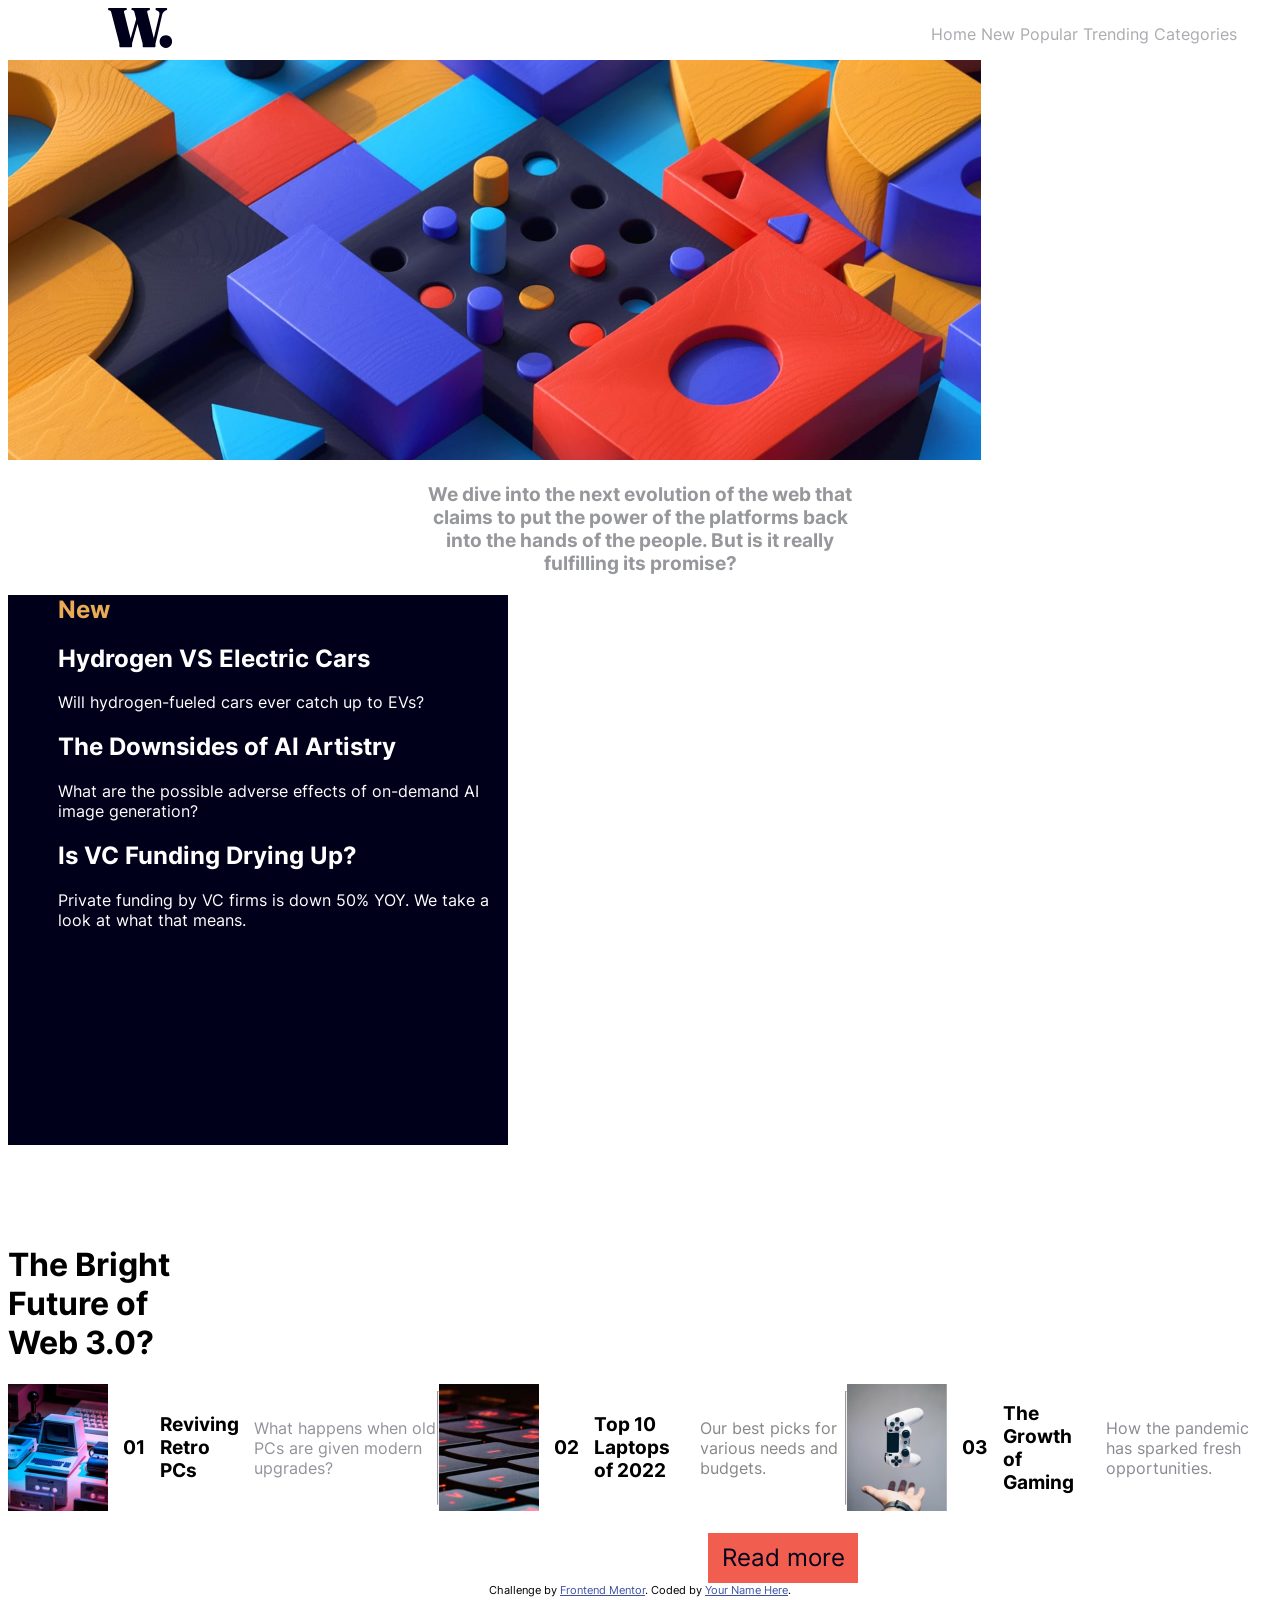
<file: news-homepage-main/index.html>
<!DOCTYPE html>
<html lang="en">
<head>
  <meta charset="UTF-8">
  <meta name="viewport" content="width=device-width, initial-scale=1.0"> <!-- displays site properly based on user's device -->

  <link rel="icon" type="image/png" sizes="32x32" href="./assets/images/favicon-32x32.png">
  <link rel="stylesheet" href="style.css" />
  
  <title>Frontend Mentor | News homepage</title>

  <!-- Feel free to remove these styles or customise in your own stylesheet 👍 -->
  <style>
    .attribution { font-size: 0.6875rem; text-align: center; }
    .attribution a { color: hsl(228, 45%, 44%); }
  </style>
</head>
<body>
<header id="main">
 <div id="logo"><img src="./assets/images/logo.svg"/>
</div>
<p>
  Home
  New
  Popular
  Trending
  Categories
  </p> 
</header>
 <img src="./assets/images/image-web-3-desktop.jpg" height="400">
<section id="dive">
 <h3>We dive into the next evolution of the web that<br /> claims to put the power of the platforms back <br/>into the hands of the people. 
  But is it really<br/> fulfilling its promise?</h3> 
</section>
 
<section id="info">
 <h1 style="color:  hsl(35, 77%, 62%);">New </h1> 

  <h2>Hydrogen VS Electric Cars</h2>
  Will hydrogen-fueled cars ever catch up to EVs?

 <h2>The Downsides of AI Artistry</h2> 
  What are the possible adverse effects of on-demand AI image generation?

 <h2>Is VC Funding Drying Up?</h2> 
  Private funding by VC firms is down 50% YOY. We take a look at what that means.
</section>

<h1 id="bright">The Bright<br /> Future of<br />Web 3.0?
 </h1> 

<section class="bottom">
  <section id="one">
    <img src="./assets/images/image-retro-pcs.jpg" width="100">
 <h1> 01</h1>
 <h3>Reviving Retro PCs</h3> 
 
  <p style="color:hsl(240, 4%, 59%)  ;">What happens when old PCs are given modern upgrades?</p>
</section>
<hr>
<section id="two">
  <img src="./assets/images/image-top-laptops.jpg" width="100">
 <h1> 02</h1>
 <h3>Top 10 Laptops of 2022</h3> 
<p style="color:hsl(0, 0%, 53%)  ;">Our best picks for various needs and budgets.</p>  
</section>
<hr>
<section id="three">
  <img src="./assets/images/image-gaming-growth.jpg" width="100">
 <h1>03</h1> 
<h3>The Growth of Gaming</h3>  
<p style="color:hsl(240, 4%, 56%)  ;">How the pandemic has sparked fresh opportunities.</p>  
  </section>

  </section>

<button id="button">Read more
 </button> 

  <footer class="attribution">
    Challenge by <a href="https://www.frontendmentor.io?ref=challenge">Frontend Mentor</a>. 
    Coded by <a href="#">Your Name Here</a>.
  </footer>
</body>
</html>
</file>
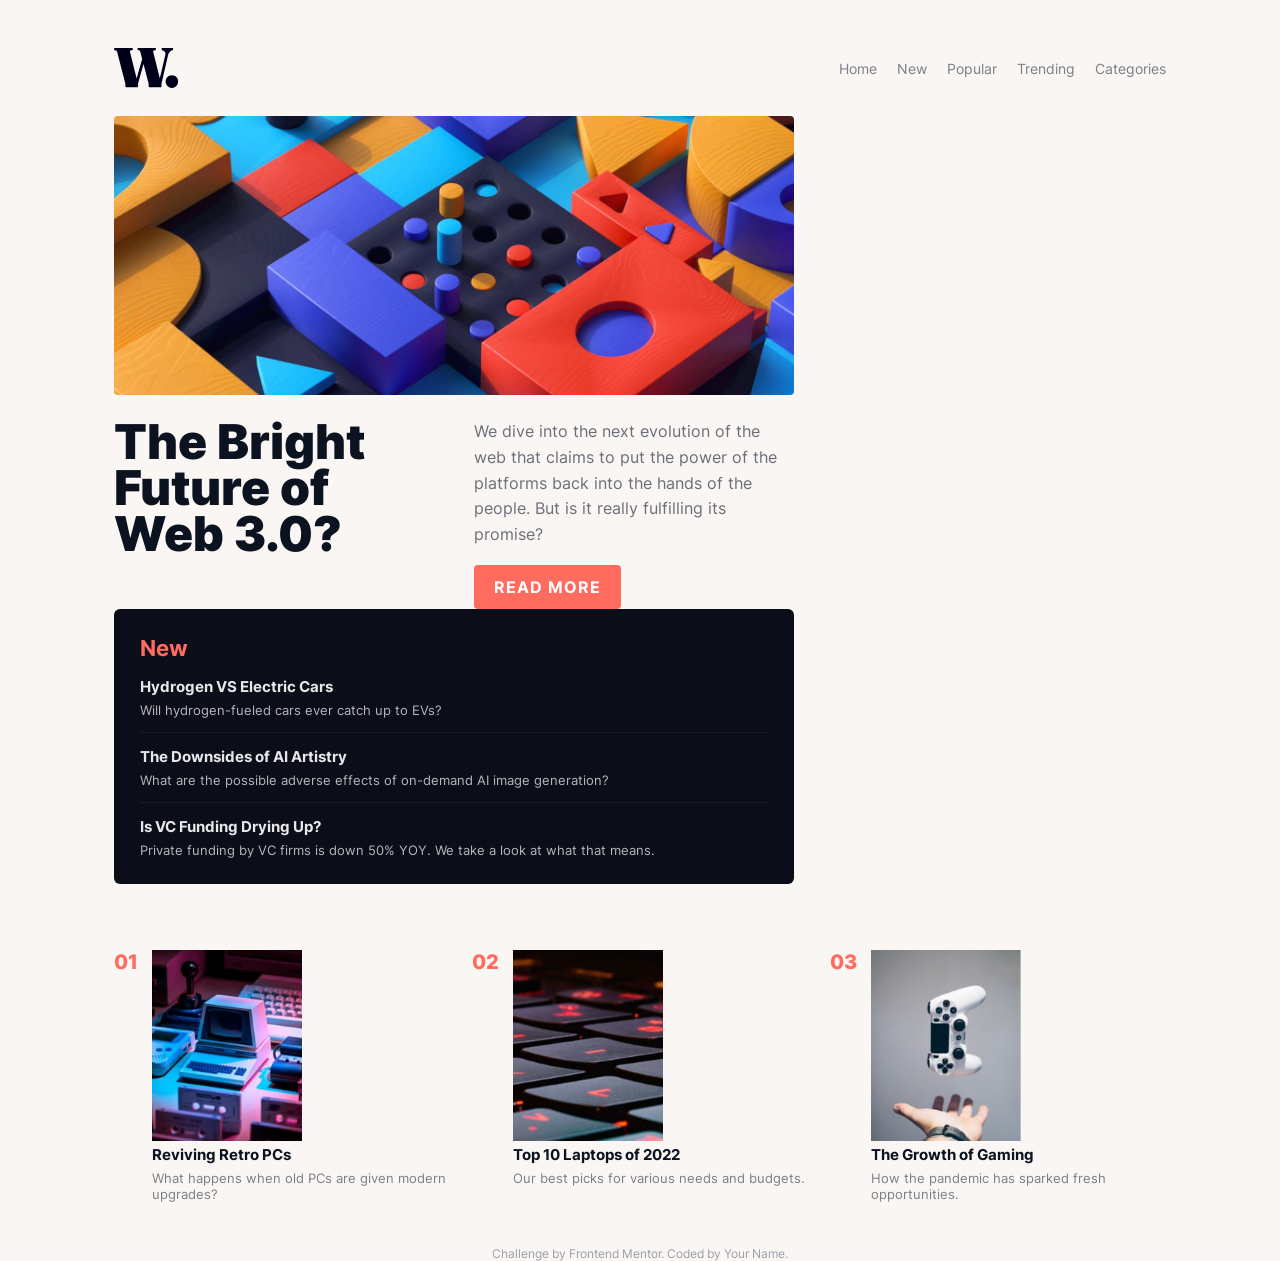
<file: news-homepage-main/index2.html>
<!DOCTYPE html>
<html lang="en">
<head>
  <meta charset="utf-8" />
  <meta name="viewport" content="width=device-width,initial-scale=1" />
  <title>News Homepage</title>

  <!-- Fonts -->
  <link href="https://fonts.googleapis.com/css2?family=Fraunces:wght@700;900&family=Inter:wght@300;400;600&display=swap" rel="stylesheet">

  <!-- Local stylesheet -->
  <link rel="stylesheet" href="./style2.css">
</head>
<body>
  <div class="container">
    <header class="site-header">
      <img src="./assets/images/logo.svg" />
      <nav class="main-nav" aria-label="Main">
        <ul>
          <li>Home</li>
          <li>New</li>
          <li>Popular</li>
          <li>Trending</li>
          <li>Categories</li>
        </ul>
      </nav>
    </header>

    <main class="grid">
      <section class="hero">
        <img class="hero-img" src="./assets/images/image-web-3-desktop.jpg" alt="Hero">
        <div class="hero-content">
          <h2 class="hero-title">The Bright<br/>Future of<br/>Web 3.0?</h2>
          <div class="hero-meta">
            <p>We dive into the next evolution of the web that claims to put the power of the platforms back into the hands of the people. But is it really fulfilling its promise?</p>
            <a class="btn" href="#">READ MORE</a>
          </div>
        </div>

        <aside class="sidebar" aria-label="Latest">
          <h3 class="sidebar-title">New</h3>
          <div class="news">
            <article class="news-item">
              <h4>Hydrogen VS Electric Cars</h4>
              <p>Will hydrogen-fueled cars ever catch up to EVs?</p>
            </article>
            <hr>
            <article class="news-item">
              <h4>The Downsides of AI Artistry</h4>
              <p>What are the possible adverse effects of on-demand AI image generation?</p>
            </article>
            <hr>
            <article class="news-item">
              <h4>Is VC Funding Drying Up?</h4>
              <p>Private funding by VC firms is down 50% YOY. We take a look at what that means.</p>
            </article>
          </div>
        </aside>
      </section>

      <section class="mini-list" aria-label="Trending">
        <article class="mini">
          <div class="num">01</div>
          <div class="meta">
            <img src="./assets/images/image-retro-pcs.jpg" width="150">
            <h5>Reviving Retro PCs</h5>
            <p>What happens when old PCs are given modern upgrades?</p>
          </div>
        </article>

        <article class="mini">
          <div class="num">02</div>
          <div class="meta">
            <img src="./assets/images/image-top-laptops.jpg" width="150">
            <h5>Top 10 Laptops of 2022</h5>
            <p>Our best picks for various needs and budgets.</p>
          </div>
        </article>

        <article class="mini">
          <div class="num">03</div>
          <div class="meta">
            <img src="./assets/images/image-gaming-growth.jpg" width="150" >
            <h5>The Growth of Gaming</h5>
            <p>How the pandemic has sparked fresh opportunities.</p>
          </div>
        </article>
      </section>
    </main>

    <footer class="attribution">
      Challenge by Frontend Mentor. Coded by Your Name.
    </footer>
  </div>
</body>
</html>
</file>
<file: news-homepage-main/style.css>
body{
    font-family: 'Inter-VariableFont_slnt,wght';
}


#main{
    display:flex;
    text-align: end;
    color:hsl(240, 3%, 68%);
}
#main p{
    margin-left:60%;
}
#logo{
    text-align: start;
    display:block;
    margin-left: 100px;
}
#bright{
    display:block;
    margin-top: 100px;
}
#info{
    display:block;
    background-color:hsl(240, 100%, 5%) ;
    color:white;
    width:450px;
    height:550px;
    padding-left: 50px;
}
#dive{
    display:block;
    text-align: center;
    color:hsl(225, 2%, 60%) ;
}
#button{
    font-family:'Inter-VariableFont_slnt,wght';
    font-size:x-large;
    background-color:  hsl(5, 85%, 63%);
    color: hsl(240, 100%, 5%);
    border:0px;
    width:150px;
    height: 50px;
    justify-content: center;
    display:block;
    margin-top: 20px;
    margin-left:700px;
}
.bottom{
    display: flex;
}
#one{
    display:flex;
    align-items: center; 
     gap: 15px;
}
#two{
    display: flex;
    align-items: center; 
     gap: 15px;
}
#three{
    display: flex;
    align-items: center; 
     gap: 15px;
}
@font-face {
    font-family:'Inter-VariableFont_slnt,wght' ;
    src: url(./assets/fonts/Inter-VariableFont_slnt\,wght.ttf);
    font-style: normal;
}
</file>
<file: news-homepage-main/style2.css>
:root{
  --bg: #faf6f4;
  --ink: #0b1320;
  --muted: #6b6f77;
  --accent: #ff6b5f;
  --card: #0b0e19;
  --card-text: rgba(255,255,255,0.9);
  --max: 1100px;
  --gap: 32px;
  --fraunces: 'Fraunces', serif;
  --inter: 'Inter', sans-serif;
}

*{box-sizing:border-box}
html,body{height:100%}
body{
  margin:0;
  font-family: 'Inter-VariableFont_slnt,wght';
  background:var(--bg);
  color:var(--ink);
  -webkit-font-smoothing:antialiased;
}

.container{
  max-width:var(--max);
  margin:48px auto;
  padding:0 24px;
}

/* Header */
.site-header{
  display:flex;
  justify-content:space-between;
  align-items:center;
  margin-bottom:28px;
}
.logo{
  font-family:'Inter-VariableFont_slnt,wght' ;
  font-weight:900;
  font-size:36px;
  color:var(--ink);
}
.main-nav ul{
  list-style:none;
  display:flex;
  gap:20px;
  margin:0;
  padding:0;
  color:#7b7f86;
  font-size:14px;
}

/* Grid layout */
.grid{
  display:grid;
  grid-template-columns: 1fr 340px;
  gap:var(--gap);
  align-items:start;
}

/* Hero left column (spans both columns visually) */
.hero{
  grid-column: 1 / 2;
}
.hero-img{
  width:100%;
  border-radius:4px;
  display:block;
  margin-bottom:24px;
}

/* hero content and sidebar in a two-column inside hero */
.hero-content{
  display:grid;
  grid-template-columns: 1fr 320px;
  gap:20px;
  align-items:start;
}
.hero-title{
  font-family:'Inter-VariableFont_slnt,wght' ;
  font-weight:900;
  font-size:48px;
  line-height:0.95;
  margin:0;
}
.hero-meta p{
  color:var(--muted);
  margin:0 0 18px 0;
  line-height:1.6;
}
.btn{
  display:inline-block;
  background:var(--accent);
  color:#fff;
  padding:12px 20px;
  border-radius:4px;
  text-decoration:none;
  font-weight:700;
  letter-spacing:1px;
}

/* Sidebar (right column visually but placed inside hero grid) */
.sidebar{
  background:var(--card);
  color:var(--card-text);
  padding:26px;
  border-radius:6px;
}
.sidebar-title{
  margin:0 0 16px 0;
  color:var(--accent);
  font-family: 'Inter-VariableFont_slnt,wght';
  font-size:22px;
}
.news-item h4{
  margin:0 0 6px 0;
  font-size:15px;
  font-weight:700;
}
.news-item p{
  margin:0;
  color:rgba(255,255,255,0.7);
  font-size:13px;
}
hr{
  border:0;
  height:1px;
  background:rgba(255,255,255,0.06);
  margin:14px 0;
}

/* Mini cards row below */
.mini-list{
  grid-column: 1 / 3;
  display:grid;
  grid-template-columns: repeat(3, 1fr);
  gap:22px;
  margin-top:34px;
}
.mini{
  display:flex;
  gap:14px;
  align-items:flex-start;
}
.num{
  color:var(--accent);
  font-family:'Inter-VariableFont_slnt,wght' ;
  font-weight:800;
  font-size:20px;
}
.meta h5{
  margin:0 0 6px 0;
  font-size:15px;
  font-weight:700;
}
.meta p{
  margin:0;
  color:#7a7f86;
  font-size:13px;
}

/* Footer */
.attribution{
  text-align:center;
  font-size:12px;
  color:#9a9fa6;
  margin:44px 0 20px;
}

/* Responsive */
@media (max-width:900px){
  .grid{ grid-template-columns: 1fr; }
  .hero-content{ grid-template-columns: 1fr; }
  .sidebar{ order:2; margin-top:18px; }
  .mini-list{ grid-column:1 / 2; grid-template-columns:1fr; }
}
@font-face {
    font-family:'Inter-VariableFont_slnt,wght' ;
    src: url(./assets/fonts/Inter-VariableFont_slnt\,wght.ttf);
    font-style: normal;
}
</file>
